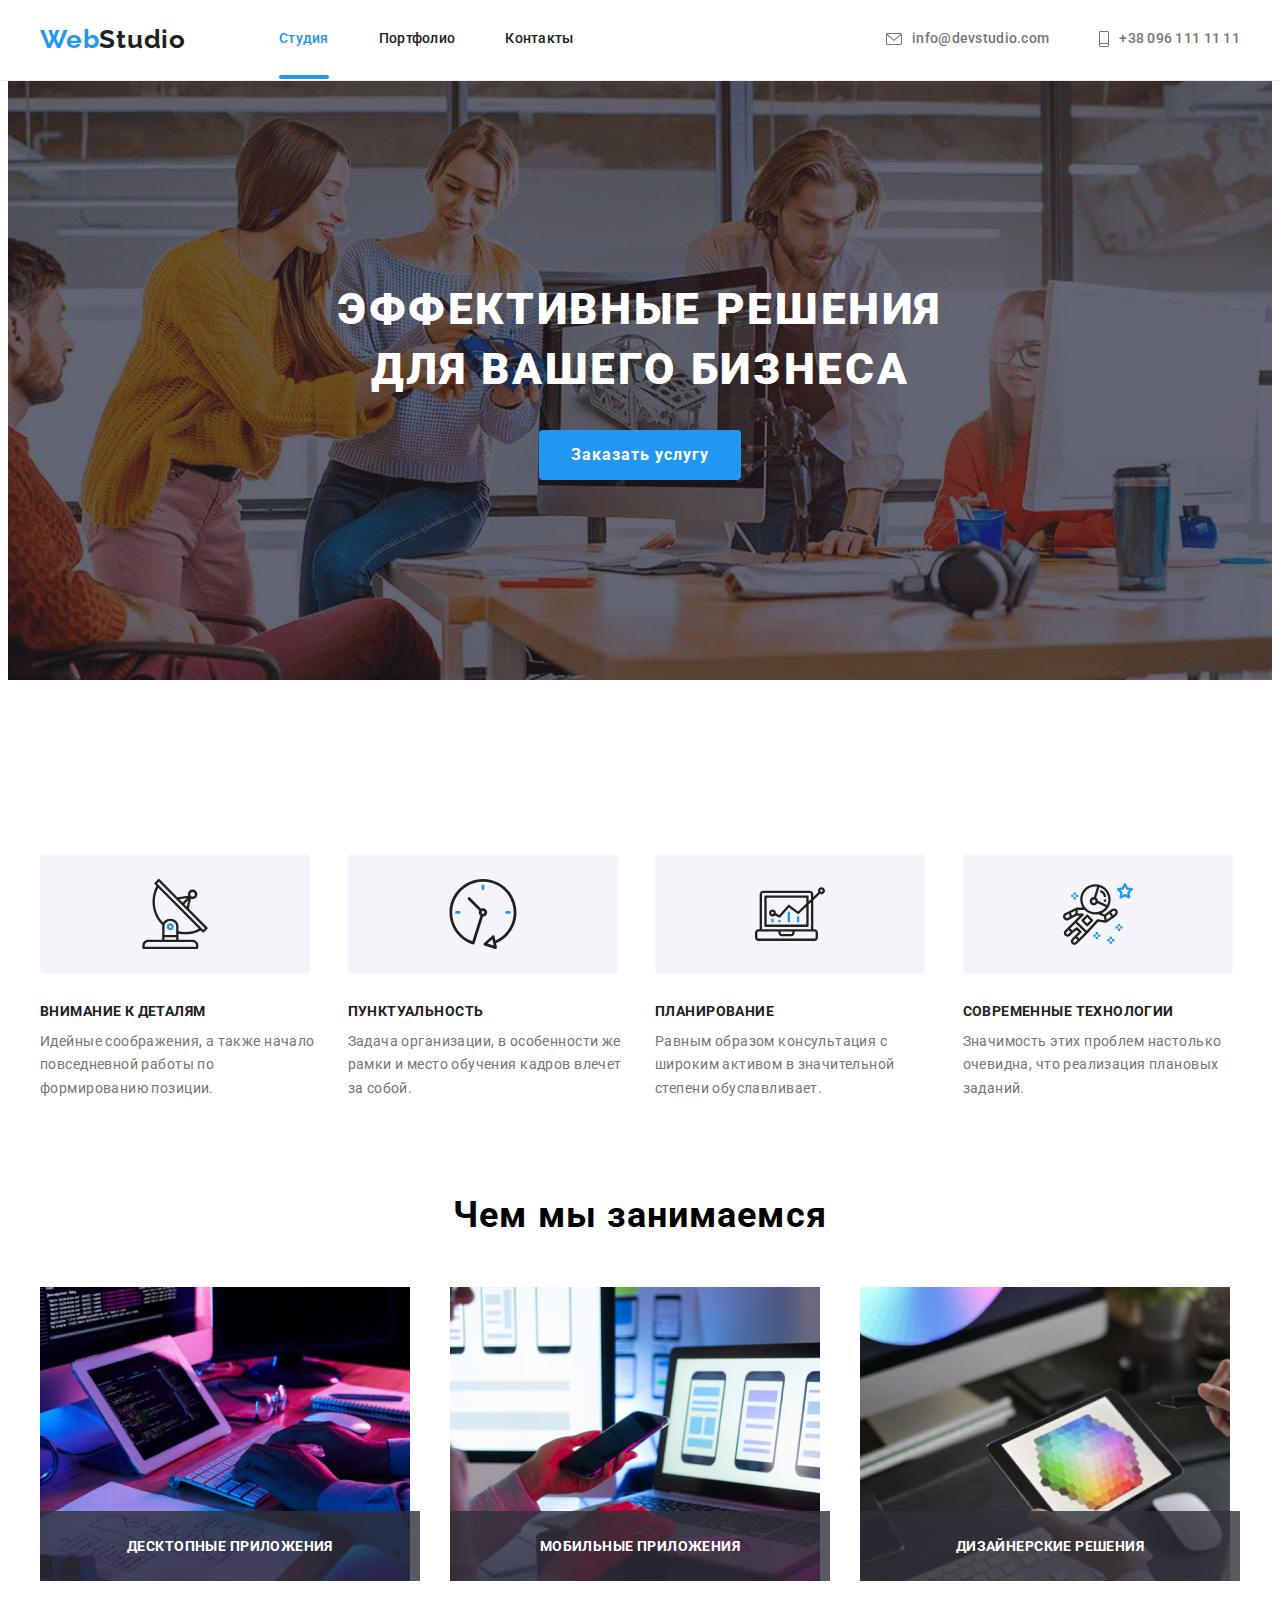
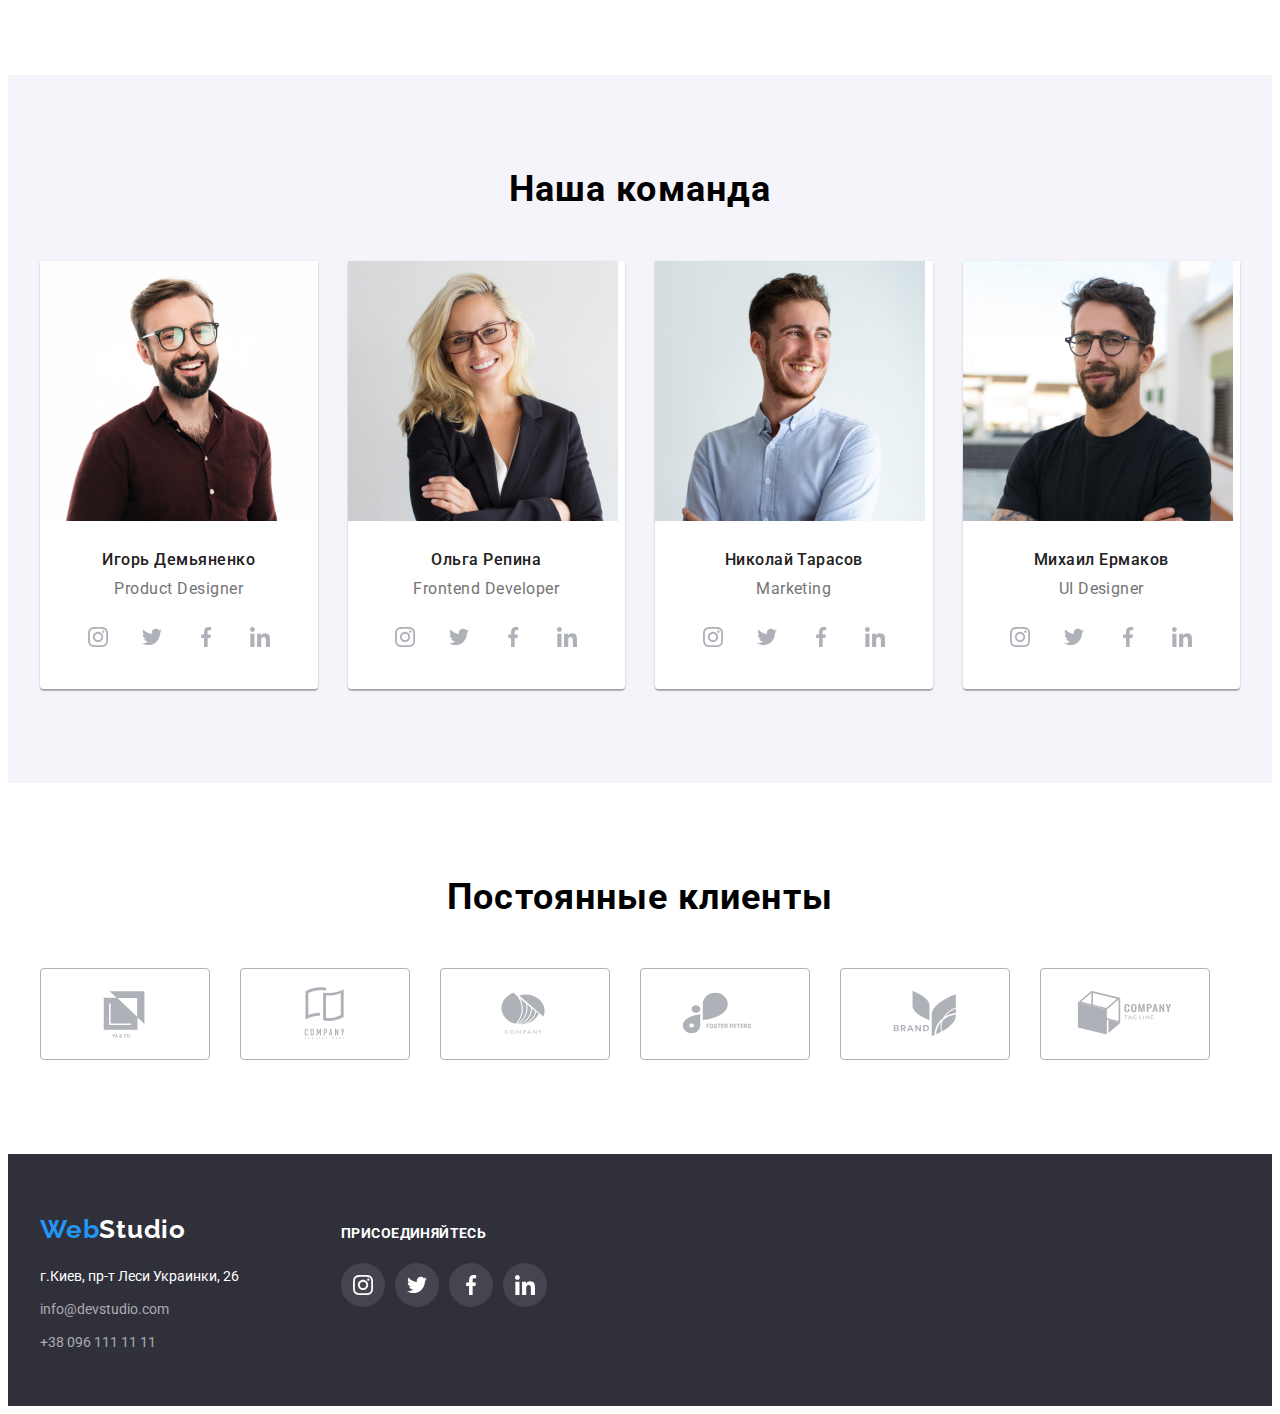
<file: index.html>
<!DOCTYPE html>
<html lang="ru">
<head>
    <meta charset="UTF-8" />
    <meta http-equiv="X-UA-Compatible" content="IE=edge" />
    <meta name="viewport" content="width=device-width, initial-scale=1.0" />
    <title>WebStudio</title>
    <link rel="stylesheet" href="https://cdnjs.cloudflare.com/ajax/libs/modern-normalize/1.1.0/modern-normalize.min.css"
        integrity="sha512-wpPYUAdjBVSE4KJnH1VR1HeZfpl1ub8YT/NKx4PuQ5NmX2tKuGu6U/JRp5y+Y8XG2tV+wKQpNHVUX03MfMFn9Q=="
        crossorigin="anonymous" referrerpolicy="no-referrer" />
    <link rel="preconnect" href="https://fonts.googleapis.com" />
    <link rel="preconnect" href="https://fonts.gstatic.com" crossorigin />
    <link
        href="https://fonts.googleapis.com/css2?family=Raleway:wght@700&family=Roboto:wght@400;500;700;900&display=swap"
        rel="stylesheet" />
    <link rel="stylesheet" href="./css/style.css" />



</head>

<body>
        <div class="backdrop is-hidden" data-modal>
            <div class="modal">
                <p></p>
                <button class="button-close" type="button" data-modal-close><svg class="close" width="11" height="11">
                        <use href="./images/sprite.svg#icon-close"></use>
                    </svg></button>
            </div>
        </div>
    <!--header-->
    <header class="header">
        <div class="container header-content">

            <nav class="header-nav">
                <a class="header-logo link" href="/"> <span class="header-logo-part">Web</span>Studio</a>
                <ul class="menu-list list">
                    <li class="menu-item "><a class=" menu menu-link current link " href="./index.html">Студия</a></li>

                    <li class="menu-item"><a class=" menu menu-link link" href="./portfolio.html">Портфолио</a></li>
                    <li class="menu-item"><a class="menu menu-link link" href="#">Контакты</a></li>
                </ul>
            </nav>


            <ul class="menu-auto-list list">
                <li class="menu-auto-item "><a class=" menu header-mail link"
                        href="mailto:info@devstudio.com"><svg class="header-icon" width="16" height="12">
                            <use href="./images/sprite.svg#icon-mail-icon"></use>
                        </svg> info@devstudio.com</a></li>
                <li class="menu-auto-item "><a class=" menu header-tel link" 
                    href="tel:380961111111"><svg class="header-icon" width="10" height="16">
                        <use href="./images/sprite.svg#icon-smartphone-icon"></use>
                    </svg>+38 096 111 11 11</a></li>
            </ul>
        </div>
    </header>
    <!--our advantages-->
    <main class="main-section">
        <!-- hiro-->
        <section class="section section-hero ">

            <div class="container">
                <h1 class="main-title">
                    Эффективные решения
                    для вашего бизнеса
                </h1>
                <button class="main-btn" type="button" data-modal-open>Заказать услугу</button>
            </div>
        </section>

        <!--benefits-->

        <section class="section benefits-section">
            
            <div class="container">

                <h2 class="section-litle visually-hidden">Наши преимущества</h2>

                <ul class="item-benefits list">

                    <li class="list-benefits list">
                        <div class="benefits-icons">
                        <svg class="benefits-icon" width="70" height="70">
                            <use href="./images/sprite.svg#icon-ant-icon"></use>
                        </svg>
                        </div>
                        <div class="benefits-notification">
                        <h3 class="list-title-benefits">Внимание к деталям</h3>
                        <p class="text-benefits">
                            Идейные соображения, а также начало повседневной работы по
                            формированию позиции.
                        </p>
                        </div>
                    </li>

                    <li class="list-benefits list ">
                        <div class="benefits-icons">
                        <svg class="benefits-icon" width="70" height="70">
                            <use href="./images/sprite.svg#icon-clock-icon"></use>
                        </svg>
                        </div>
                        <div class="benefits-notification">
                        <h3 class="list-title-benefits">Пунктуальность</h3>
                        <p class="text-benefits">
                            Задача организации, в особенности же рамки и место обучения кадров
                            влечет за собой.
                        </p>
                        </div>
                    </li>

                    <li class="list-benefits list">
                        <div class="benefits-icons">
                        <svg class="benefits-icon" width="70" height="70">
                            <use href="./images/sprite.svg#icon-comp-icon"></use>
                        </svg>
                        </div>
                        <div class="benefits-notification">
                        <h3 class="list-title-benefits">Планирование</h3>
                        <p class="text-benefits">
                            Равным образом консультация с широким активом в значительной
                            степени обуславливает.
                        </p>
                        </div>
                    </li>

                    <li class="list-benefits list">
                        <div class="benefits-icons">
                        <svg class="benefits-icon" width="70" height="70">
                            <use href="./images/sprite.svg#icon-cosmonaut-icon"></use>
                        </svg>
                        </div>
                        <div class="benefits-notification">
                        <h3 class="list-title-benefits">Современные технологии</h3>
                        <p class="text-benefits">
                            Значимость этих проблем настолько очевидна, что реализация
                            плановых заданий.
                        </p>
                        </div>
                    </li>

                </ul>
            </div>

        </section>
        <!--what are we doing-->
        <section class="section activity-section">
            <div class="container">
                <h2 class="section-title">Чем мы занимаемся</h2>

                <ul class="item-activity">
                    <li class="activity-img list">
                        <img src="./images/img1.jpg" width="370" alt="картинка-верска-сайта" />
                        <div class="notification-container">
                            <p class="activity-notification">Десктопные приложения</p>
                        </div>
                        </li>

                        <li class="activity-img list">
                        <img src="./images/img2.jpg" width="370" alt="картинка-разработка-мобильных-приложений" />
                        <div class="notification-container">
                            <p class="activity-notification">Мобильные приложения</p>
                        </div>
                    </li>

                    <li class="activity-img list">
                        <img src="./images/img3.jpg" width="370" alt="картинка-разработка-игр" />
                        <div class="notification-container">
                            <p class="activity-notification">Дизайнерские решения</p>
                        </div>
                    </li>

                </ul>
            </div>
        </section>
        <!--team-->
        <section class="section team-seaction">
            <div class="container">
                <h2 class="section-title">Наша команда</h2>
                <ul class="item-team">

                    <li class="team-card list">
                        <img class="team-img" src="./images/img4.jpg" width="270" alt="фото-сотрудника" />
                        <div class="staff">
                            <h3 class="team-title">Игорь Демьяненко</h3>
                            <p class="team-text" lang="en">Product Designer</p>
                            <ul class="team-social list social-list">
                                <li class="social-item">
                                    <a href="" class="social-link">
                                        <svg class="social-icon" width="20" height="20">
                                            <use href="./images/sprite.svg#icon-instagram-icon"></use>
                                        </svg>
                                    </a>
                                </li>
                                <li class="social-item">
                                    <a href="" class="social-link">
                                        <svg class="social-icon" width="20" height="20">
                                            <use href="./images/sprite.svg#icon-twitter-icon"></use>
                                        </svg>
                                    </a>
                                </li>
                                <li class="social-item">
                                    <a href="" class="social-link">
                                        <svg class="social-icon" width="20" height="20">
                                            <use href="./images/sprite.svg#icon-facebook-icon"></use>
                                        </svg>
                                    </a>
                                </li><li class="social-item">
                                    <a href="" class="social-link">
                                        <svg class="social-icon" width="20" height="20">
                                            <use href="./images/sprite.svg#icon-linkedin-icon"></use>
                                        </svg>
                                    </a>
                                </li>
                            </ul>
                        </div>
                    </li>
                    <li class="team-card list">
                        <img class="team-img" src="./images/img5.jpg" width="270"
                            alt="фото-сотрудника" />
                        <div class="staff">
                            <h3 class="team-title">Ольга Репина</h3>
                            <p class="team-text" lang="en">Frontend Developer</p>
                                                        <ul class="team-social list social-list">
                                <li class="social-item">
                                    <a href="" class="social-link">
                                        <svg class="social-icon" width="20" height="20">
                                            <use href="./images/sprite.svg#icon-instagram-icon"></use>
                                        </svg>
                                    </a>
                                </li>
                                <li class="social-item">
                                    <a href="" class="social-link">
                                        <svg class="social-icon" width="20" height="20">
                                            <use href="./images/sprite.svg#icon-twitter-icon"></use>
                                        </svg>
                                    </a>
                                </li>
                                <li class="social-item">
                                    <a href="" class="social-link">
                                        <svg class="social-icon" width="20" height="20">
                                            <use href="./images/sprite.svg#icon-facebook-icon"></use>
                                        </svg>
                                    </a>
                                </li><li class="social-item">
                                    <a href="" class="social-link">
                                        <svg class="social-icon" width="20" height="20">
                                            <use href="./images/sprite.svg#icon-linkedin-icon"></use>
                                        </svg>
                                    </a>
                                </li>
                        </div>
                    </li>
                    <li class="team-card list">
                        <img class="team-img" src="./images/img6.jpg" width="270" alt="фото-сотрудника" />
                        <div class="staff">
                            <h3 class="team-title">Николай Тарасов</h3>
                            <p class="team-text" lang="en">Marketing</p>
                                                        <ul class="team-social list social-list">
                                <li class="social-item">
                                    <a href="" class="social-link">
                                        <svg class="social-icon" width="20" height="20">
                                            <use href="./images/sprite.svg#icon-instagram-icon"></use>
                                        </svg>
                                    </a>
                                </li>
                                <li class="social-item">
                                    <a href="" class="social-link">
                                        <svg class="social-icon" width="20" height="20">
                                            <use href="./images/sprite.svg#icon-twitter-icon"></use>
                                        </svg>
                                    </a>
                                </li>
                                <li class="social-item">
                                    <a href="" class="social-link">
                                        <svg class="social-icon" width="20" height="20">
                                            <use href="./images/sprite.svg#icon-facebook-icon"></use>
                                        </svg>
                                    </a>
                                </li><li class="social-item">
                                    <a href="" class="social-link">
                                        <svg class="social-icon" width="20" height="20">
                                            <use href="./images/sprite.svg#icon-linkedin-icon"></use>
                                        </svg>
                                    </a>
                                </li>
                        </div>
                    </li>
                    <li class="team-card list">
                        <img class="team-img" src="./images/img7.jpg" width="270" alt="фото-сотрудника" />
                        <div class="staff">
                            <h3 class="team-title">Михаил Ермаков</h3>
                            <p class="team-text" lang="en">UI Designer</p>
                                                        <ul class="team-social list social-list">
                                <li class="social-item">
                                    <a href="" class="social-link">
                                        <svg class="social-icon" width="20" height="20">
                                            <use href="./images/sprite.svg#icon-instagram-icon"></use>
                                        </svg>
                                    </a>
                                </li>
                                <li class="social-item">
                                    <a href="" class="social-link">
                                        <svg class="social-icon" width="20" height="20">
                                            <use href="./images/sprite.svg#icon-twitter-icon"></use>
                                        </svg>
                                    </a>
                                </li>
                                <li class="social-item">
                                    <a href="" class="social-link">
                                        <svg class="social-icon" width="20" height="20">
                                            <use href="./images/sprite.svg#icon-facebook-icon"></use>
                                        </svg>
                                    </a>
                                </li>
                                <li class="social-item">
                                    <a href="" class="social-link">
                                        <svg class="social-icon" width="20" height="20">
                                            <use href="./images/sprite.svg#icon-linkedin-icon"></use>
                                        </svg>
                                    </a>
                                </li>

                        </div>
                    </li>
             </ul>
            </div>
        </section>
        <!--Regular customers-->
        <section class="customers-section section">
            <h2 class="section-title">Постоянные клиенты</h2>
            <ul class="customers-items container">
                <li class="customers-item list">
                    <a href="" class="customers-interactive">
                        <svg class="customers-icon" width="106" height="60">
                        <use href="./images/sprite.svg#icon-logo-1"></use>
                    </svg>
                    </a>
                </li> 
                
                <li class="customers-item list">
                    <a href="" class="customers-interactive">
                        <svg class="customers-icon icon" width="106" height="60">
                            <use href="./images/sprite.svg#icon-logo-2"></use>
                        </svg>
                    </a>
                </li>

                <li class="customers-item list">
                    <a href="" class="customers-interactive">
                        <svg class="customers-icon icon" width="106" height="60">
                            <use href="./images/sprite.svg#icon-logo-3"></use>
                        </svg>
                    </a>
                </li>

                <li class="customers-item list">
                    <a href="" class="customers-interactive">
                        <svg class="customers-icon icon" width="106" height="60">
                            <use href="./images/sprite.svg#icon-logo-4"></use>
                        </svg>
                    </a>
                </li>

                <li class="customers-item list">
                    <a href="" class="customers-interactive">
                        <svg class="customers-icon icon" width="106" height="60">
                            <use href="./images/sprite.svg#icon-logo-5"></use>
                        </svg>
                    </a>
                </li>

                <li class="customers-item list">
                    <a href="" class="customers-interactive">
                        <svg class="customers-icon icon" width="106" height="60">
                            <use href="./images/sprite.svg#icon-logo-6"></use>
                        </svg>
                    </a>
                </li>
            </ul>
        </section>
    </main>
    <!--footer-->
    <footer class="footer">

    <div class="container footer-container">
        <div class="footer-left">
                        <a class="footer-logo link" 
                        href="/"><span class="header-logo-part">Web</span>Studio</a>

            <address class="address">
                <ul class="adress-item">
                        <li class="adress-list list"><a class="adress-area link" 
                        href="">г.Киев, пр-т Леси Украинки, 26</a>
                        </li>

                        <li class="adress-list list"><a class="adress-mail link"
                            href="mailto:info@devstudio.com">info@devstudio.com</a>
                        </li>

                        <li class="adress-list list"><a class="adress-tel link" 
                            href="tel:380961111111">+38 096 111 11 11</a>
                        </li>
                </ul>
            </address>
        </div>
        <div class="footer-rihgt">       
                <h3 class="join">присоединяйтесь</h3>

                <ul class="footer-social list footer-social-list">

                    <li class="footer-social-item">
                        <a href="" class="footer-social-link">
                            <svg class="footer-social-icon" width="20" height="20">
                                <use href="./images/sprite.svg#icon-instagram-icon"></use>
                            </svg>
                        </a>
                    </li>

                    <li class="footer-social-item">
                        <a href="" class="footer-social-link">
                            <svg class="footer-social-icon" width="20" height="20">
                                <use href="./images/sprite.svg#icon-twitter-icon"></use>
                            </svg>
                        </a>
                    </li>

                    <li class="footer-social-item">
                        <a href="" class="footer-social-link">
                            <svg class="footer-social-icon" width="20" height="20">
                                <use href="./images/sprite.svg#icon-facebook-icon"></use>
                            </svg>
                        </a>
                    </li>

                    <li class="footer-social-item">
                        <a href="" class="footer-social-link">
                            <svg class="footer-social-icon" width="20" height="20">
                                <use href="./images/sprite.svg#icon-linkedin-icon"></use>
                            </svg>
                        </a>
                    </li>

                </ul>
        </div>
    </div>
    </footer>
    <script src="./js/modal.js"></script>
</body>

</html>
</file>
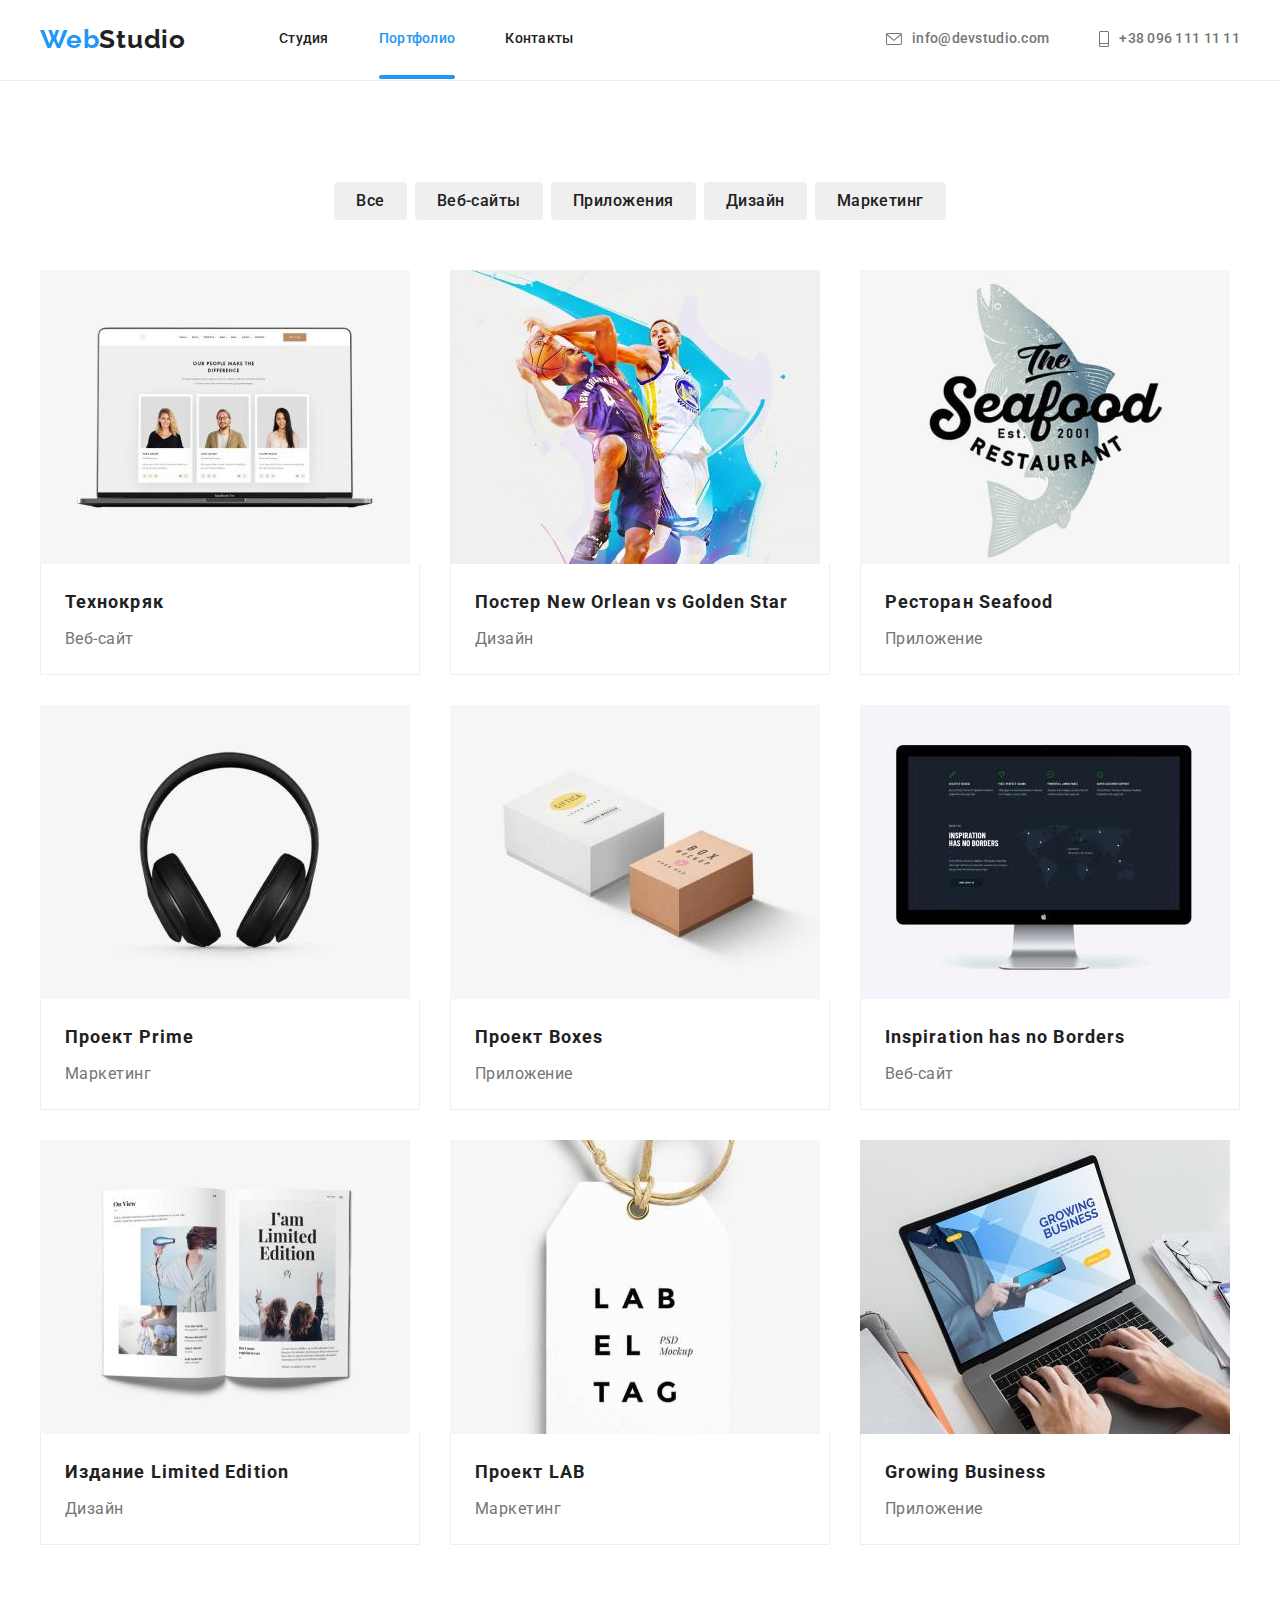
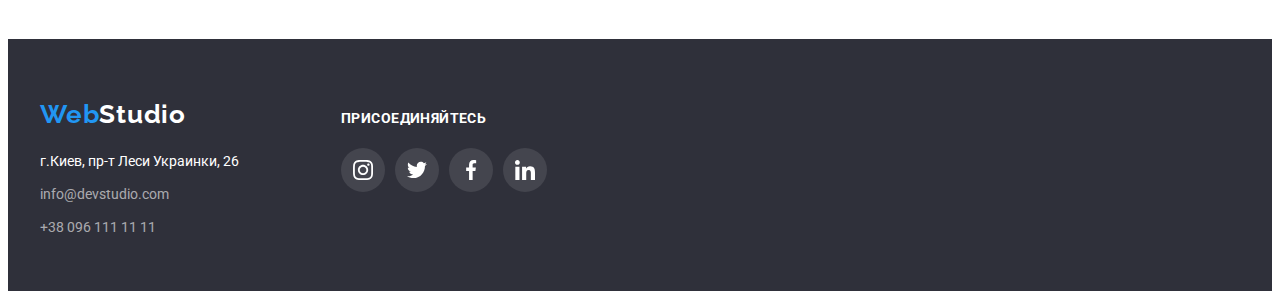
<file: portfolio.html>
<!DOCTYPE html>
<html lang="ru">
<head>
    <meta charset="UTF-8" />
    <meta http-equiv="X-UA-Compatible" content="IE=edge" />
    <meta name="viewport" content="width=device-width, initial-scale=1.0" />
    <title>WebStudio</title>
    <link rel="stylesheet" href="https://cdnjs.cloudflare.com/ajax/libs/modern-normalize/1.1.0/modern-normalize.min.css"
        integrity="sha512-wpPYUAdjBVSE4KJnH1VR1HeZfpl1ub8YT/NKx4PuQ5NmX2tKuGu6U/JRp5y+Y8XG2tV+wKQpNHVUX03MfMFn9Q=="
        crossorigin="anonymous" referrerpolicy="no-referrer" />
    <link rel="preconnect" href="https://fonts.googleapis.com" />
    <link rel="preconnect" href="https://fonts.gstatic.com" crossorigin>
    <link
        href="https://fonts.googleapis.com/css2?family=Raleway:wght@700&family=Roboto:wght@400;500;700;900&display=swap"
        rel="stylesheet" />
    <link rel="stylesheet" href="./css/style.css" />
</head>
<body>
    <!--header-->
    <header class="header">
        <div class="container header-content">
    
            <nav class="header-nav">
                <a class="header-logo link" href="/"> <span class="header-logo-part">Web</span>Studio</a>
                <ul class="menu-list list">
                    <li class="menu-item "><a class=" menu menu-link link " href="./index.html">Студия</a></li>
    
                    <li class="menu-item"><a class=" menu menu-link current link" href="./portfolio.html">Портфолио</a></li>
                    <li class="menu-item"><a class="menu menu-link link" href="#">Контакты</a></li>
                </ul>
            </nav>
    
    
            <ul class="menu-auto-list list">
                <li class="menu-auto-item "><a class=" menu header-mail link" href="mailto:info@devstudio.com"><svg
                            class="header-icon" width="16" height="12">
                            <use href="./images/sprite.svg#icon-mail-icon"></use>
                        </svg> info@devstudio.com</a></li>
                <li class="menu-auto-item "><a class=" menu header-tel link" href="tel:380961111111"><svg
                            class="header-icon" width="10" height="16">
                            <use href="./images/sprite.svg#icon-smartphone-icon"></use>
                        </svg>+38 096 111 11 11</a></li>
            </ul>
        </div>
    </header>
    <!--main section-->
    <main>
        <section class=" section section-portfolio ">
            <div class="container">
                <h1 class="main-title-portfolio visually-hidden">Портфолио</h1>
                <h2 class="title-filters visually-hidden">Фильтры</h2>
                <ul class="item-menu-filters">
                    <li class="menu-list-filters list"><button class="btn-filters" type="button">Все</button></li>
                    <li class="menu-list-filters list"><button class="btn-filters" type="button">Веб-сайты</button></li>
                    <li class="menu-list-filters list"><button class="btn-filters" type="button">Приложения</button></li>
                    <li class="menu-list-filters list"><button class="btn-filters" type="button">Дизайн</button></li>
                    <li class="menu-list-filters list"><button class="btn-filters" type="button">Маркетинг</button></li>
                </ul>

                <h2 class="title-projects visually-hidden">Проекты</h2>
                <ul class="item-projects ">
                    <li class="list-projects list link ">
                        <a href="" class="link projects-interactive">
                            <div class="project-card">
                                <img class="link-projects link" src="./images/img8.jpg" alt="страница веб-сайта" width="370" />
                                <div class="project-overlay">
                                    <p class="overlay-text">Технокряк это современная площадка распространения коронавируса. Компании используют эту платформу для цифрового
                                    шпионажа и атак на защищённые сервера конкурентов.</p>
                                </div>
                            </div>
                            <div class="project-description">
                                <h3 class="title-img">Технокряк</h3>
                                <p class="text-projects">Веб-сайт</p>
                            </div>
                        </a>
                    </li>
                    <li class="list-projects list ">
                        <a href="" class="link projects-interactive">
                            <div class="project-card">
                                <img class="link-projects link" src="./images/img9.jpg" alt="постер игры в баскетбол" width="370" />
                                <div class="project-overlay">
                                    <p class="overlay-text">Технокряк это современная площадка распространения коронавируса. Компании используют эту платформу для цифрового
                                    шпионажа и атак на защищённые сервера конкурентов.</p>
                                </div>
                            </div>
                            <div class="project-description">
                                <h3 class="title-img">Постер <span lang="en">New Orlean vs Golden Star</span></h3>
                                <p class="text-projects">Дизайн</p>
                            </div>
                        </a>
                    </li>
                    <li class="list-projects list ">
                        <a href="" class="link projects-interactive">
                            <div class="project-card">
                                <img class="link-projects link" src="./images/img10.jpg" alt="лого ресторана" width="370" />
                                <div class="project-overlay">
                                    <p class="overlay-text">Технокряк это современная площадка распространения коронавируса. Компании используют эту
                                        платформу для цифрового
                                        шпионажа и атак на защищённые сервера конкурентов.</p>
                                </div>
                            </div>
                        <div class="project-description">
                            <h3 class="title-img">Ресторан <span lang="en">Seafood</span></h3>
                            <p class="text-projects">Приложение</p>
                        </div>
                    </a>
                    </li>
                    <li class="list-projects list ">
                        <a href="" class="link projects-interactive">
                            <div class="project-card">
                                <img class="link-projects link" src="./images/img11.jpg" alt="наушники" width="370" />
                                <div class="project-overlay">
                                    <p class="overlay-text">Технокряк это современная площадка распространения коронавируса. Компании используют эту
                                        платформу для цифрового
                                        шпионажа и атак на защищённые сервера конкурентов.</p>
                                </div>
                            </div>
                            <div class="project-description">
                                <h3 class="title-img">Проект <span lang="en">Prime</span></h3>
                                <p class="text-projects">Маркетинг</p>
                            </div>
                        </a>
                    </li>
                    <li class="list-projects list ">
                        <a href="" class="link projects-interactive">
                            <div class="project-card">
                                <img class="link-projects link" src="./images/img12.jpg" alt="коробки" width="370" />
                                <div class="project-overlay">
                                    <p class="overlay-text">Технокряк это современная площадка распространения коронавируса. Компании используют эту
                                        платформу для цифрового
                                        шпионажа и атак на защищённые сервера конкурентов.</p>
                                </div>
                            </div>
                            <div class="project-description">
                                <h3 class="title-img">Проект <span lang="en">Boxes</span></h3>
                                <p class="text-projects">Приложение</p>
                            </div>
                        </a>
                    </li>
                    <li class="list-projects list ">
                        <a href="" class="link projects-interactive">
                            <div class="project-card">
                                <img class="link-projects link" src="./images/img13.jpg" alt="комьпьютер" width="370" />
                                <div class="project-overlay">
                                    <p class="overlay-text">Технокряк это современная площадка распространения коронавируса. Компании используют эту
                                        платформу для цифрового
                                        шпионажа и атак на защищённые сервера конкурентов.</p>
                                </div>
                            </div>
                            <div class="project-description">
                                <h3 class="title-img" lang="en">Inspiration has no Borders</h3>
                                <p class="text-projects">Веб-сайт</p>
                            </div>
                        </a>
                    </li>
                    <li class="list-projects list">
                        <a href="" class="link projects-interactive">
                            <div class="project-card">
                                <img class="link-projects link" src="./images/img14.jpg" alt="книга" width="370" />
                                <div class="project-overlay">
                                    <p class="overlay-text">Технокряк это современная площадка распространения коронавируса. Компании используют эту
                                        платформу для цифрового
                                        шпионажа и атак на защищённые сервера конкурентов.</p>
                                </div>
                            </div>
                            <div class="project-description">
                                <h3 class="title-img">Издание <span lang="en">Limited Edition</span></h3>
                                <p class="text-projects">Дизайн</p>
                            </div>
                        </a>
                    </li>
                    <li class="list-projects list">
                        <a href="" class="link projects-interactive">
                            <div class="project-card">
                                <img class="link-projects link" src="./images/img15.jpg" alt="бирка" width="370" />
                                <div class="project-overlay">
                                    <p class="overlay-text">Технокряк это современная площадка распространения коронавируса. Компании используют эту
                                        платформу для цифрового
                                        шпионажа и атак на защищённые сервера конкурентов.</p>
                                </div>
                            </div>
                            <div class="project-description">
                                <h3 class="title-img">Проект <span lang="en"> LAB</span></h3>
                                <p class="text-projects">Маркетинг</p>
                            </div>
                        </a>
                    </li>
                    <li class="list-projects list">
                        <a href="" class="link projects-interactive">
                            <div class="project-card">
                                <img class="link-projects link" src="./images/img16.jpg" alt="ноутбук" width="370" />
                                <div class="project-overlay">
                                    <p class="overlay-text">Технокряк это современная площадка распространения коронавируса. Компании используют эту
                                        платформу для цифрового
                                        шпионажа и атак на защищённые сервера конкурентов.</p>
                                </div>
                            </div>
                            <div class="project-description">
                                <h3 class="title-img" lang="en">Growing Business</h3>
                                <p class="text-projects">Приложение</p>
                            </div>
                        </a>
                    </li>
                </ul>
            </div>
        </section>
    </main>
    <!--footer-->
    <footer class="footer">
    
        <div class="container footer-container">
            <div class="footer-left">
                <a class="footer-logo link" href="/"><span class="header-logo-part">Web</span>Studio</a>
    
                <address class="address">
                    <ul class="adress-item">
                        <li class="adress-list list"><a class="adress-area link" href="">г.Киев, пр-т Леси Украинки, 26</a>
                        </li>
    
                        <li class="adress-list list"><a class="adress-mail link"
                                href="mailto:info@devstudio.com">info@devstudio.com</a>
                        </li>
    
                        <li class="adress-list list"><a class="adress-tel link" href="tel:380961111111">+38 096 111 11
                                11</a>
                        </li>
                    </ul>
                </address>
            </div>
            <div class="footer-rihgt">
                <h3 class="join">присоединяйтесь</h3>
    
                <ul class="footer-social list footer-social-list">
    
                    <li class="footer-social-item">
                        <a href="" class="footer-social-link">
                            <svg class="footer-social-icon" width="20" height="20">
                                <use href="./images/sprite.svg#icon-instagram-icon"></use>
                            </svg>
                        </a>
                    </li>
    
                    <li class="footer-social-item">
                        <a href="" class="footer-social-link">
                            <svg class="footer-social-icon" width="20" height="20">
                                <use href="./images/sprite.svg#icon-twitter-icon"></use>
                            </svg>
                        </a>
                    </li>
    
                    <li class="footer-social-item">
                        <a href="" class="footer-social-link">
                            <svg class="footer-social-icon" width="20" height="20">
                                <use href="./images/sprite.svg#icon-facebook-icon"></use>
                            </svg>
                        </a>
                    </li>
    
                    <li class="footer-social-item">
                        <a href="" class="footer-social-link">
                            <svg class="footer-social-icon" width="20" height="20">
                                <use href="./images/sprite.svg#icon-linkedin-icon"></use>
                            </svg>
                        </a>
                    </li>
    
                </ul>
            </div>
        </div>
    </footer>
</body>

</html>
</file>
<file: css/style.css>
:root {
	--header-color: #212121;
	--second-header-color: #ffffff;
	--primary-text-color: #757575;
	--second-text-color: #ffffff;
	--third-text-color: #212121;
	--accent-text-color: #2196f3;
	--primary-title-color: #212121;
	--second-title-color: #ffffff;
	--main-background-color: #ffffff;
	--first-background-color: #2f303a;
	--second-background-color: #2196f3;
	--third-background-color: #f5f4fa;
	--hover-color: #188ce8;
	--border-header-color: #ececec;
	--border-portfolio-color: #eeeeee;
}

body {
	font-family: "Roboto", Verdana, Geneva, Tahoma, sans-serif;
	font-size: 14px;
	font-style: normal;
	font-weight: 400;
	line-height: 1.71;
	background-color: var(--main-background-color);
}

.visually-hidden {
	position: absolute;
	white-space: nowrap;
	width: 1px;
	height: 1px;
	overflow: hidden;
	border: 0;
	padding: 0;
	clip: rect(0 0 0 0);
	clip-path: inset(50%);
	margin: -1px;
}

/*utilities*/

p,
h1,
h2,
h3,
h4,
h5,
h6,
ul {
	margin: 0;
	padding: 0;
}

img {
	display: block;
}

.list {
	list-style: none;
}

.link {
	text-decoration: none;
}

/*container blank*/

.container {
	width: 1200px;
	padding-left: 15px;
	padding-right: 15px;
	margin-left: auto;
	margin-right: auto;
}

.section {
	padding-top: 94px;
	padding-bottom: 94px;
}

/*header*/

.header {
	border-bottom: 1px solid var(--border-header-color);
	padding-top: 24px;
	padding-bottom: 25px;
	width: 100vw;
	background-color: var(--second-text-color);
	position: fixed;
	top: 0;
	left: 0;
	z-index: 2;
}

.menu-list {
	display: flex;
}

.menu-item:not(:last-child) {
	margin-right: 50px;
}

.header-nav {
	display: flex;
	align-items: center;
}

.menu-auto-list {
	display: flex;
	margin-left: auto;
}

.menu-auto-item:not(:last-child) {
	margin-right: 50px;
}

.menu-auto-item {
	display: flex;
	align-items: center;
}

.header-content {
	display: flex;
	align-items: center;
}

.header-logo {
	margin-right: 93px;
}

.header-logo,
.footer-logo {
	font-family: Raleway;
	font-weight: bold;
	font-size: 26px;
	line-height: 1.19;
	letter-spacing: 0.03em;
	color: var(--header-color);
}

.header-logo-part {
	color: var(--accent-text-color);
}

.menu {
	font-weight: 500;
	font-size: 14px;
	line-height: 1.14;
	letter-spacing: 0.02em;
	color: var(--primary-text-color);
}

.menu-link {
	display: flex;
	position: relative;
	color: var(--header-color);
	transition-property: color;
	transition-duration: 250ms;
	transition-timing-function: cubic-bezier(0.4, 0, 0.2, 1);
}

.current {
	color: var(--accent-text-color);
}

.menu-link.current::after {
	content: "";
	position: absolute;
	top: 44px;
	width: 100%;
	height: 4px;
	border-radius: 2px;
	background: var(--accent-text-color);
}

.menu-link:hover,
.menu-link:focus {
	color: var(--accent-text-color);
}

.header-mail,
.header-tel {
	color: var(--primary-text-color);
	display: flex;
	align-items: center;
	transition-property: color;
	transition-duration: 250ms;
	transition-timing-function: cubic-bezier(0.4, 0, 0.2, 1);
}

.header-icon {
	margin-right: 10px;
	fill: var(--primary-text-color);
	transition-property: fill;
	transition-duration: 250ms;
	transition-timing-function: cubic-bezier(0.4, 0, 0.2, 1);
}

.header-mail:hover,
.header-mail:focus,
.header-tel:hover,
.header-tel:focus {
	color: var(--accent-text-color);
}

.header-mail:hover .header-icon,
.header-mail:focus .header-icon,
.header-tel:hover .header-icon,
.header-tel:focus .header-icon {
	fill: var(--accent-text-color);
}

/*hiro*/

.section-hero {
	text-align: center;
	background-color: var(--first-background-color);
	background-size: cover;
	background-position: center;
	background-repeat: no-repeat;
	padding-bottom: 200px;
	padding-top: 200px;
	max-width: 1600px;
	margin: 80px auto;
	background-image: linear-gradient(rgba(47, 48, 58, 0.4), rgba(47, 48, 58, 0.4)), url(../images/img.17.jpg);
}

.main-title {
	width: 696px;
	margin: 0 auto 30px;
	font-weight: 900;
	font-size: 44px;
	line-height: 1.36;
	/* or 136% */
	letter-spacing: 0.06em;
	text-transform: uppercase;
	color: var(--second-title-color);
}

.main-btn {
	display: block;
	margin: 0 auto;
	padding: 10px 32px;
	min-width: 200px;
	border-radius: 4px;
	border: none;
	font-family: inherit;
	font-weight: bold;
	font-size: 16px;
	line-height: 1.87;
	letter-spacing: 0.06em;
	/* identical to box height, or 187% */
	color: var(--second-text-color);
	background-color: var(--second-background-color);
	cursor: pointer;
	transition-property: background-color, box-shadow;
	transition-duration: 250ms;
	transition-timing-function: cubic-bezier(0.4, 0, 0.2, 1);
}

.main-btn:hover,
.main-btn:focus {
	color: var(--second-text-color);
	background-color: var(--hover-color);
	box-shadow: 0px 4px 4px rgba(0, 0, 0, 0.15);
	border-radius: 4px;
}

.backdrop {
	position: fixed;
	width: 100vw;
	height: 100vh;
	left: 0;
	top: 0;
	background: rgba(0, 0, 0, 0.2);
	z-index: 9999;
	opacity: 1;
	transition: opacity 250ms cubic-bezier(0.4, 0, 0.2, 1);
}

.backdrop.is-hidden {
	visibility: hidden;
	opacity: 0;
	pointer-events: none;
}

.backdrop.is-hidden .modal {
	transform: translate(-50%, -50%) scale(0.3);
	opacity: 0;
}

.modal {
	position: absolute;
	min-width: 528px;
	min-height: 581px;
	left: 50%;
	top: 50%;
	background: var(--second-text-color);
	box-shadow: 0px 1px 3px rgba(0, 0, 0, 0.12), 0px 1px 1px rgba(0, 0, 0, 0.14), 0px 2px 1px rgba(0, 0, 0, 0.2);
	border-radius: 4px;
	transform: translate(-50%, -50%) scale(1);
	opacity: 1;
	transition: transform 250ms cubic-bezier(0.4, 0, 0.2, 1), opacity 250ms cubic-bezier(0.4, 0, 0.2, 1);
}

.button-close {
	position: absolute;
	width: 30px;
	height: 30px;
	left: 490px;
	top: 8px;
	display: flex;
	justify-content: center;
	align-items: center;
	border-radius: 50%;
	background: var(--second-text-color);
	border: 1px solid rgba(0, 0, 0, 0.1);
	box-sizing: border-box;
}

.close {
	display: block;
}

/*benefits*/

.benefits-icons {
	width: 270px;
	height: 120px;
	box-sizing: border-box;
	background: #f5f4fa;
	border-radius: 4px;
	fill: var(--third-text-color);
	display: flex;
	align-items: center;
	justify-content: center;
	margin-bottom: 30px;
}

.item-benefits {
	display: flex;
	flex-wrap: wrap;
	margin-left: -30px;
}
.list-benefits {
	flex-basis: calc(100% / 4 - 30px);
	margin-left: 30px;
}

.list-title-benefits {
	margin-bottom: 10px;
	font-size: 14px;
	font-weight: bold;
	line-height: 1.14;
	text-transform: uppercase;
	letter-spacing: 0.03em;

	color: var(--primary-title-color);
}

.text-benefits {
	letter-spacing: 0.03em;
	color: var(--primary-text-color);
}
/*what are we doing*/
.section-title {
	margin-bottom: 50px;
	font-weight: bold;
	font-size: 36px;
	line-height: 1.16;
	text-align: center;
	letter-spacing: 0.03em;
}

.activity-section {
	padding-top: 0;
}

.item-activity {
	display: flex;
	flex-wrap: wrap;
	margin-left: -30px;
}
.activity-img {
	flex-basis: calc(100% / 3 - 30px);
	margin-left: 30px;
	display: flex;
	position: relative;
}

.notification-container {
	position: absolute;
	display: flex;
	align-items: center;
	justify-content: center;
	width: 100%;
	height: 70px;
	bottom: 0;
	background: rgba(47, 48, 58, 0.8);
}

.activity-notification {
	font-style: normal;
	font-weight: bold;
	font-size: 14px;
	line-height: 0.87;
	text-align: center;
	letter-spacing: 0.03em;
	text-transform: uppercase;
	color: var(--second-text-color);
}

/*team*/
.team-seaction {
	background-color: var(--third-background-color);
}
.item-team {
	display: flex;
	flex-wrap: wrap;
	margin-left: -30px;
}
.team-card {
	flex-basis: calc(100% / 4 - 30px);
	margin-left: 30px;
	background: var(--second-title-color);
	/* material shadow v1 */

	box-shadow: 0px 1px 3px rgba(0, 0, 0, 0.12), 0px 1px 1px rgba(0, 0, 0, 0.14), 0px 2px 1px rgba(0, 0, 0, 0.2);
	border-radius: 0px 0px 4px 4px;
}
.staff {
	padding-top: 30px;
	padding-bottom: 30px;
	background-color: var(--main-background-color);
	border-radius: 0px 0px 4px 4px;
}
.team-title {
	margin-bottom: 10px;
	font-weight: 500;
	font-size: 16px;
	line-height: 1.18;
	letter-spacing: 0.03em;
	/* identical to box height */
	text-align: center;
	color: var(--primary-title-color);
}

.team-text {
	font-size: 16px;
	line-height: 1.18;
	letter-spacing: 0.03em;
	/* identical to box height */
	text-align: center;
	color: var(--primary-text-color);
	margin-bottom: 16px;
}

.social-list {
	display: flex;
	justify-content: center;
}

.social-item {
	width: 44px;
	height: 44px;
	margin-right: 10px;
}

.social-item:last-child {
	margin-right: 0;
}

.social-icon {
	fill: #afb1b8;
	transition-property: fill;
	transition-duration: 250ms;
	transition-timing-function: cubic-bezier(0.4, 0, 0.2, 1);
}

.social-link {
	width: 100%;
	height: 100%;
	background-color: var(--second-text-color);
	border-radius: 50%;
	display: flex;
	align-items: center;
	justify-content: center;
	transition-property: background-color;
	transition-duration: 250ms;
	transition-timing-function: cubic-bezier(0.4, 0, 0.2, 1);
}
.social-link:hover,
.social-link:focus {
	background-color: var(--accent-text-color);
}

.social-link:hover .social-icon,
.social-link:focus .social-icon {
	fill: var(--second-text-color);
}

/*Regular customers*/

.customers-items {
	display: flex;
}

.customers-item {
	display: flex;
	margin-right: 30px;
}

.customers-item:last-child {
	margin-right: 0;
}

.customers-interactive {
	width: 170px;
	height: 92px;
	border: 1px solid #afb1b8;
	box-sizing: border-box;
	border-radius: 4px;
	display: flex;
	align-items: center;
	justify-content: center;
	transition-property: border-color;
	transition-duration: 250ms;
	transition-timing-function: cubic-bezier(0.4, 0, 0.2, 1);
}
.customers-icon {
	fill: #afb1b8;
	transition-property: fill;
	transition-duration: 250ms;
	transition-timing-function: cubic-bezier(0.4, 0, 0.2, 1);
}

.customers-interactive:hover,
.customers-interactive:focus {
	border-color: var(--accent-text-color);
}

.customers-interactive:hover .customers-icon,
.customers-interactive:focus .customers-icon {
	fill: var(--accent-text-color);
}
/*portfolio*/

/*filter*/
.item-menu-filters {
	display: block;
	display: flex;
	justify-content: center;
	margin-top: 80px;
	margin-bottom: 50px;
}

.menu-list-filters:not(:last-child) {
	margin-right: 8px;
}

.btn-filters {
	display: block;
	padding: 6px 22px;
	border-radius: 4px;
	border: none;
	font-family: inherit;
	font-weight: 500;
	font-size: 16px;
	line-height: 1.62;
	letter-spacing: 0.03em;
	/* identical to box height, or 162% */
	text-align: center;
	color: var(--third-text-color);
	cursor: pointer;
	transition-property: color, background-color, box-shadow;
	transition-duration: 250ms;
	transition-timing-function: cubic-bezier(0.4, 0, 0.2, 1);
}

.btn-filters:hover,
.btn-filters:focus {
	color: var(--second-text-color);
	background-color: var(--second-background-color);
	box-shadow: 0px 3px 1px rgba(0, 0, 0, 0.1), 0px 1px 2px rgba(0, 0, 0, 0.08), 0px 2px 2px rgba(0, 0, 0, 0.12);
	border-radius: 4px;
}

/*prodject*/

.item-projects {
	display: flex;
	flex-wrap: wrap;
	margin-left: -30px;
	margin-top: -30px;
}
.list-projects {
	flex-basis: calc(100% / 3 - 30px);
	margin-left: 30px;
	margin-top: 30px;
}

.projects-interactive {
	display: block;
}

.project-card {
	position: relative;
	overflow: hidden;
}

.project-overlay {
	display: flex;
	justify-content: center;
	align-items: center;
	position: absolute;
	width: 100%;
	height: 100%;
	background: rgba(33, 150, 243, 0.9);
	transform: translateY(0);
	transition: transform 250ms;
	transition-timing-function: cubic-bezier(0.4, 0, 0.2, 1);
}

.overlay-text {
	width: 322px;
	height: 168px;
	font-style: normal;
	font-weight: normal;
	font-size: 18px;
	line-height: 1.55;
	/* or 156% */
	letter-spacing: 0.03em;
	color: var(--second-text-color);
}

.projects-interactive:hover,
.projects-interactive:focus {
	box-shadow: 0px 1px 1px rgba(0, 0, 0, 0.12), 0px 4px 4px rgba(0, 0, 0, 0.06), 1px 4px 6px rgba(0, 0, 0, 0.16);
}

.projects-interactive:hover .project-overlay,
.projects-interactive:focus .project-overlay {
	transform: translateY(-100%);
}

.title-img {
	margin-bottom: 4px;
	font-weight: bold;
	font-size: 18px;
	line-height: 2;
	/* identical to box height, or 200% */
	letter-spacing: 0.06em;
	color: var(--primary-title-color);
}

.project-description {
	padding: 20px 24px 20px;
	border: 1px solid var(--border-portfolio-color);
	border-top: none;
}

.text-projects {
	font-size: 16px;
	line-height: 1.87;
	letter-spacing: 0.03em;
	/* identical to box height, or 187% */
	color: var(--primary-text-color);
}

/*footer*/

.footer {
	width: 100%;
	background-color: var(--first-background-color);
	padding-top: 60px;
	padding-bottom: 60px;
}

.footer-container {
	display: flex;
	align-items: baseline;
}

.footer-logo {
	display: block;
	width: 145px;
	height: 31px;
	margin-bottom: 20px;
	color: var(--second-header-color);
}

.address {
	display: flex;
	font-style: normal;
	width: 231px;
	height: 81px;
}

.adress-list:not(:last-child) {
	margin-bottom: 9px;
}

.adress-area {
	color: var(--second-text-color);
	transition-property: color;
	transition-duration: 250ms;
	transition-timing-function: cubic-bezier(0.4, 0, 0.2, 1);
}

.adress-mail,
.adress-tel {
	color: rgba(255, 255, 255, 0.6);
	transition-property: color;
	transition-duration: 250ms;
	transition-timing-function: cubic-bezier(0.4, 0, 0.2, 1);
}

.footer-left {
	margin-right: 70px;
}

.adress-area:hover,
.adress-area:focus,
.adress-mail:hover,
.adress-mail:focus,
.adress-tel:hover,
.adress-tel:focus {
	color: var(--accent-text-color);
}

.join {
	display: block;
	width: 145px;
	height: 16px;
	font-style: normal;
	font-weight: bold;
	font-size: 14px;
	line-height: 0.87;
	letter-spacing: 0.03em;
	text-transform: uppercase;
	margin-bottom: 20px;
	color: var(--second-text-color);
}

.footer-social-list {
	display: flex;
}

.footer-social-item {
	width: 44px;
	height: 44px;
	margin-right: 10px;
}

.footer-social-item:last-child {
	margin-right: 0;
}

.footer-social-icon {
	fill: var(--second-text-color);
}

.footer-social-link {
	width: 100%;
	height: 100%;
	background-color: rgba(255, 255, 255, 0.1);
	border-radius: 50%;
	display: flex;
	align-items: center;
	justify-content: center;
	transition-property: background-color;
	transition-duration: 250ms;
	transition-timing-function: cubic-bezier(0.4, 0, 0.2, 1);
}
.footer-social-link:hover,
.footer-social-link:focus {
	background-color: var(--accent-text-color);
}
</file>
